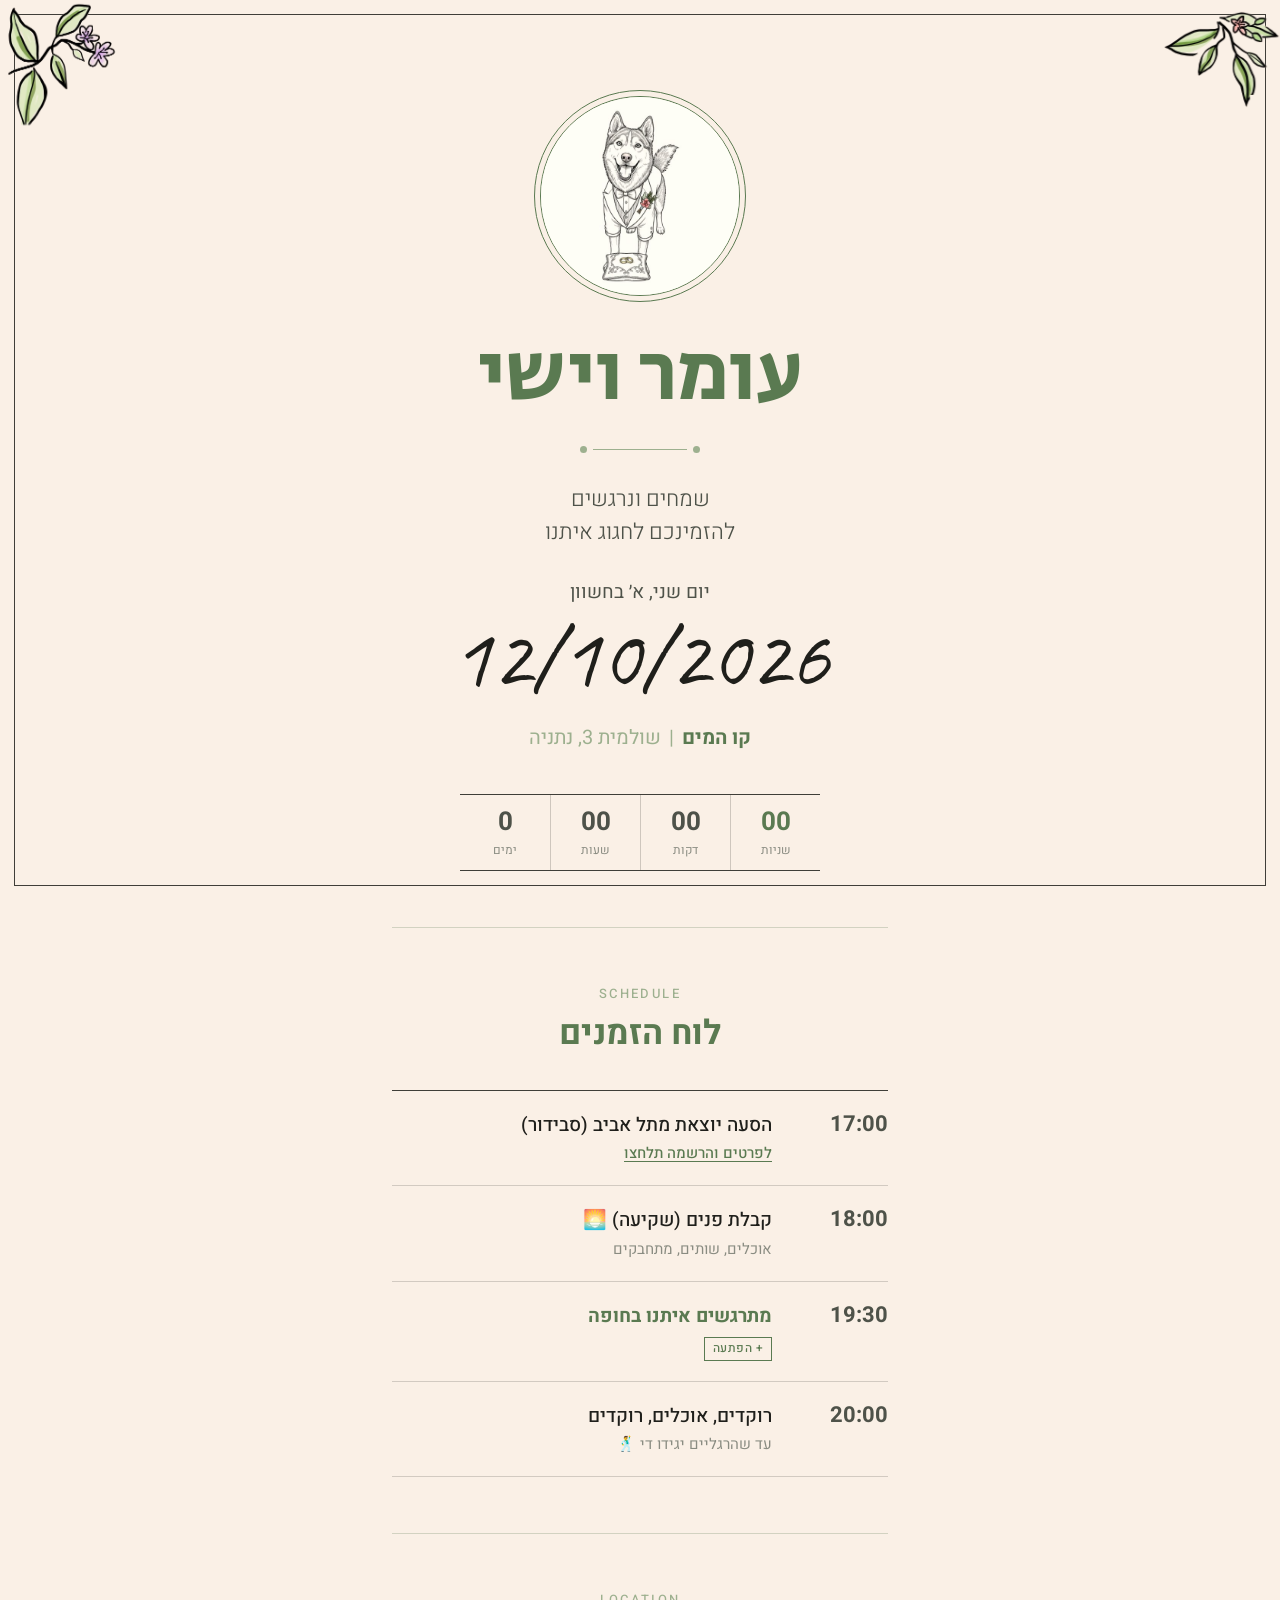
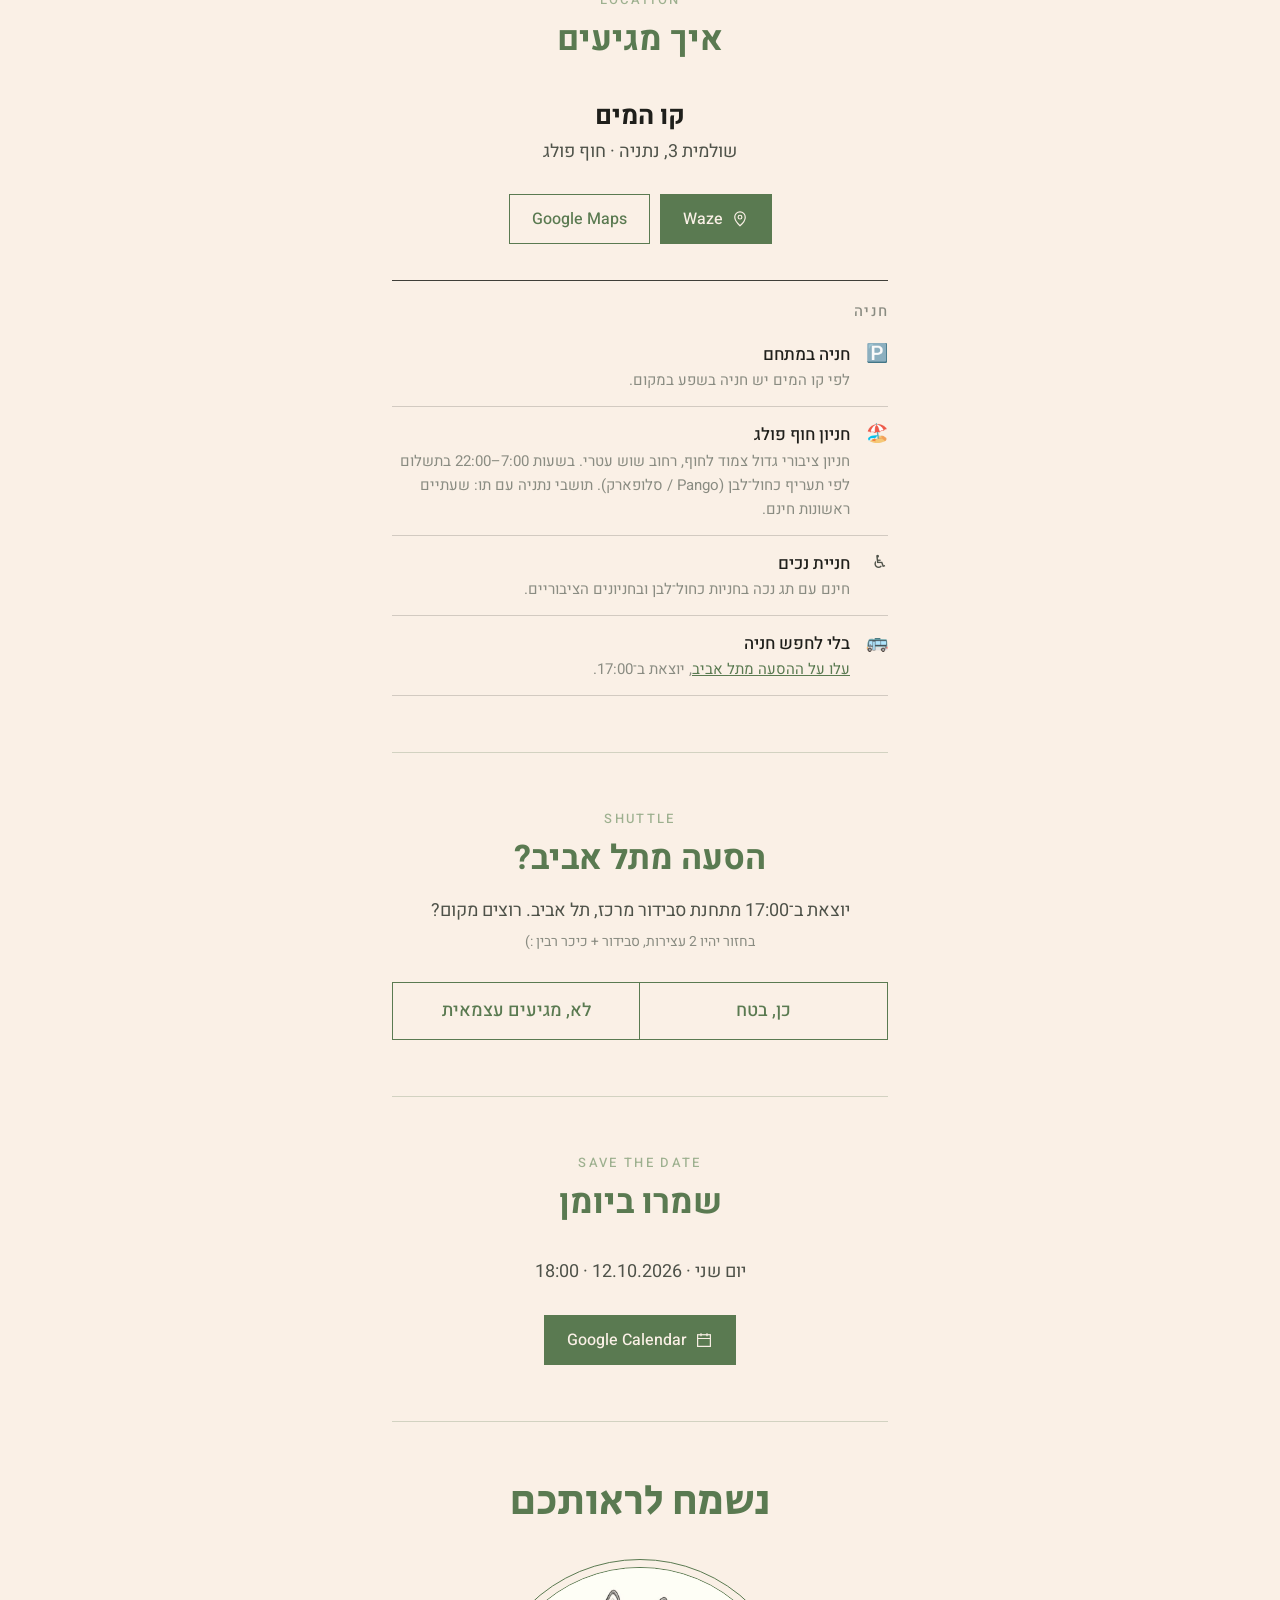
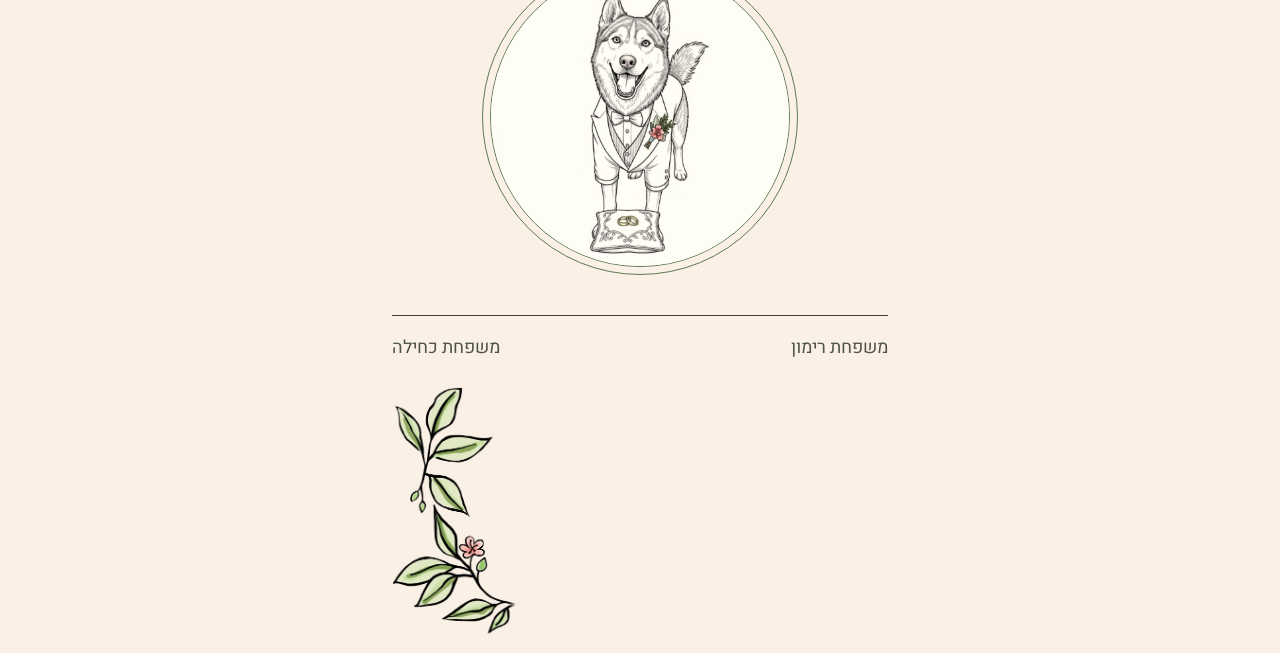
<file: index.html>
<!doctype html>
<html lang="he" dir="rtl">
<head>
<meta charset="utf-8">
<meta name="viewport" content="width=device-width, initial-scale=1">
<meta name="format-detection" content="telephone=no, date=no, address=no, email=no">
<title>עומר וישי · 12.10.2026</title>
<meta name="description" content="עומר וישי מתחתנים — יום שני, א׳ בחשוון, 12.10.2026 · קו המים, נתניה">
<meta property="og:title" content="עומר וישי מתחתנים · 12.10.2026">
<meta property="og:description" content="קו המים, שולמית 3, נתניה · קבלת פנים 18:00 · חופה 19:30">
<meta property="og:image" content="https://ishaica.github.io/omer-ishai-wedding/img/dog-full.jpg">
<meta property="og:url" content="https://ishaica.github.io/omer-ishai-wedding/">
<meta property="og:type" content="website">
<meta name="theme-color" content="#FAF0E6">
<link rel="icon" href="img/dog-logo.jpg">
<link rel="preconnect" href="https://fonts.googleapis.com">
<link rel="preconnect" href="https://fonts.gstatic.com" crossorigin>
<link href="https://fonts.googleapis.com/css2?family=Heebo:wght@300;400;500;700;800&family=Secular+One&family=Caveat:wght@400&display=swap" rel="stylesheet">
<link rel="stylesheet" href="style.css">
</head>
<body data-page="כללי">

<div class="frame" aria-hidden="true"></div>
<img class="leaf leaf-tl" src="img/leaf-tl.png" alt="" aria-hidden="true">
<img class="leaf leaf-tr" src="img/leaf-tr.png" alt="" aria-hidden="true">

<main>

  <!-- HERO -->
  <section class="hero">
    <div class="logo"><img src="img/dog-logo.jpg" alt="ברי, הכלב שלנו, בחליפה"></div>
    <h1>עומר וישי</h1>
    <div class="divider" aria-hidden="true"><span></span></div>
    <p class="lead">שמחים ונרגשים<br>להזמינכם לחגוג איתנו</p>
    <p class="day">יום שני, א׳ בחשוון</p>
    <p class="date-hand">12/10/2026</p>
    <p class="venue"><b>קו המים</b><i>|</i>שולמית 3, נתניה</p>

    <div class="countdown" data-countdown="2026-10-12T18:00:00+03:00" aria-label="ספירה לאחור">
      <div><b>–</b><small>ימים</small></div>
      <div><b>–</b><small>שעות</small></div>
      <div><b>–</b><small>דקות</small></div>
      <div><b>–</b><small>שניות</small></div>
    </div>
  </section>

  <!-- SCHEDULE -->
  <section id="schedule">
    <p class="kicker">SCHEDULE</p>
    <h2>לוח הזמנים</h2>
    <ol class="timeline">
      <li>
        <time>17:00</time>
        <div><strong>הסעה יוצאת מתל אביב (סבידור)</strong><p><a class="inline-link" href="#shuttle">לפרטים והרשמה תלחצו</a></p></div>
      </li>
      <li>
        <time>18:00</time>
        <div><strong>קבלת פנים (שקיעה) 🌅</strong><p>אוכלים, שותים, מתחבקים</p></div>
      </li>
      <li class="key">
        <time>19:30</time>
        <div><strong>מתרגשים איתנו בחופה</strong><span class="tag">+ הפתעה</span></div>
      </li>
      <li>
        <time>20:00</time>
        <div><strong>רוקדים, אוכלים, רוקדים</strong><p>עד שהרגליים יגידו די 🕺</p></div>
      </li>
    </ol>
  </section>

  <!-- LOCATION -->
  <section id="location">
    <p class="kicker">LOCATION</p>
    <h2>איך מגיעים</h2>
    <p class="place">קו המים</p>
    <p class="address">שולמית 3, נתניה · חוף פולג</p>
    <div class="btns">
      <a class="btn" href="https://ul.waze.com/ul?ll=32.27109966%2C34.83589069&amp;navigate=yes&amp;zoom=17" target="_blank" rel="noopener">
        <svg viewBox="0 0 24 24" fill="none" stroke="currentColor" stroke-width="1.6"><path d="M12 21s-7-6.2-7-11.5A7 7 0 0 1 19 9.5C19 14.8 12 21 12 21Z"/><circle cx="12" cy="9.5" r="2.5"/></svg>
        Waze
      </a>
      <a class="btn ghost" href="https://maps.google.com/maps?q=%D7%A7%D7%95%20%D7%94%D7%9E%D7%99%D7%9D%20%D7%92%D7%9F%20%D7%90%D7%99%D7%A8%D7%95%D7%A2%D7%99%D7%9D%20%D7%A0%D7%AA%D7%A0%D7%99%D7%94" target="_blank" rel="noopener">Google Maps</a>
    </div>
    <div class="parking">
      <h4>חניה</h4>
      <ul>
        <li><span>🅿️</span><div><strong>חניה במתחם</strong><p>לפי קו המים יש חניה בשפע במקום.</p></div></li>
        <li><span>🏖️</span><div><strong>חניון חוף פולג</strong><p>חניון ציבורי גדול צמוד לחוף, רחוב שוש עטרי. בשעות 7:00–22:00 בתשלום לפי תעריף כחול־לבן (Pango / סלופארק). תושבי נתניה עם תו: שעתיים ראשונות חינם.</p></div></li>
        <li><span>♿</span><div><strong>חניית נכים</strong><p>חינם עם תג נכה בחניות כחול־לבן ובחניונים הציבוריים.</p></div></li>
        <li><span>🚌</span><div><strong>בלי לחפש חניה</strong><p><a href="#shuttle">עלו על ההסעה מתל אביב</a>, יוצאת ב־17:00.</p></div></li>
      </ul>
    </div>
  </section>

  <!-- SHUTTLE -->
  <section id="shuttle" class="shuttle" data-shuttle>
    <p class="kicker">SHUTTLE</p>
    <h2>הסעה מתל אביב?</h2>
    <p class="intro">יוצאת ב־17:00 מתחנת סבידור מרכז, תל אביב. רוצים מקום?<small>בחזור יהיו 2 עצירות, סבידור + כיכר רבין :)</small></p>

    <div class="choice" role="group" aria-label="הסעה מתל אביב">
      <button type="button" aria-pressed="false">כן, בטח</button>
      <button type="button" aria-pressed="false">לא, מגיעים עצמאית</button>
    </div>

    <form hidden novalidate>
      <div class="field">
        <label for="fullname">שם מלא</label>
        <input id="fullname" name="fullname" type="text" autocomplete="name" required>
      </div>
      <div class="field">
        <label for="phone">טלפון (וואטסאפ)</label>
        <input id="phone" name="phone" type="tel" inputmode="tel" autocomplete="tel" placeholder="050-1234567" dir="ltr" style="text-align:right" required>
        <p class="hint">נשלח לכם בוואטסאפ את נקודת האיסוף</p>
      </div>
      <div class="field">
        <label for="count">כמה תהיו?</label>
        <div class="select">
          <select id="count" name="count">
            <option value="1" selected>1</option>
            <option value="2">2</option>
            <option value="3">3</option>
            <option value="4">4</option>
            <option value="5">5</option>
            <option value="6+">6+</option>
          </select>
        </div>
      </div>
      <button class="btn block" type="submit">שמרו לי מקום</button>
      <p class="error" role="alert"></p>
    </form>

    <div class="msg" data-msg-ok hidden>נרשמתם להסעה!<small>ניצור קשר בוואטסאפ עם כל הפרטים</small></div>
    <div class="msg" data-msg-no hidden>מעולה, נתראה שם<small>נתראה ב־18:00 בקו המים</small></div>
  </section>

  <!-- CALENDAR -->
  <section id="calendar">
    <p class="kicker">SAVE THE DATE</p>
    <h2>שמרו ביומן</h2>
    <p class="address">יום שני · 12.10.2026 · 18:00</p>
    <div class="btns">
      <a class="btn" data-gcal href="#" target="_blank" rel="noopener">
        <svg viewBox="0 0 24 24" fill="none" stroke="currentColor" stroke-width="1.6"><rect x="3.5" y="5" width="17" height="15.5"/><path d="M3.5 10h17M8 3v4M16 3v4"/></svg>
        Google Calendar
      </a>
    </div>
  </section>

  <!-- CLOSING -->
  <section class="closing">
    <p class="see-you">נשמח לראותכם</p>
    <div class="dog-circle"><img src="img/dog-full.jpg" alt="ברי, הכלב שלנו, בחליפה עם כרית הטבעות" loading="lazy"></div>
    <div class="families">
      <span>משפחת רימון</span>
      <span>משפחת כחילה</span>
    </div>
  </section>

  <footer>
    <img class="leaf-bottom" src="img/leaf-bl.png" alt="" aria-hidden="true">
  </footer>
</main>

<script>
  window.EVENT = {
    uid: "omer-yishai-20261012",
    title: "החתונה של עומר וישי",
    startUTC: "20261012T150000Z",   // 18:00 שעון ישראל
    endUTC:   "20261012T210000Z",   // 00:00
    location: "קו המים, שולמית 3, נתניה",
    details: "קבלת פנים 18:00 · חופה 19:30 · הסעה מתל אביב 17:00",
  };
</script>
<script src="main.js"></script>
</body>
</html>
</file>
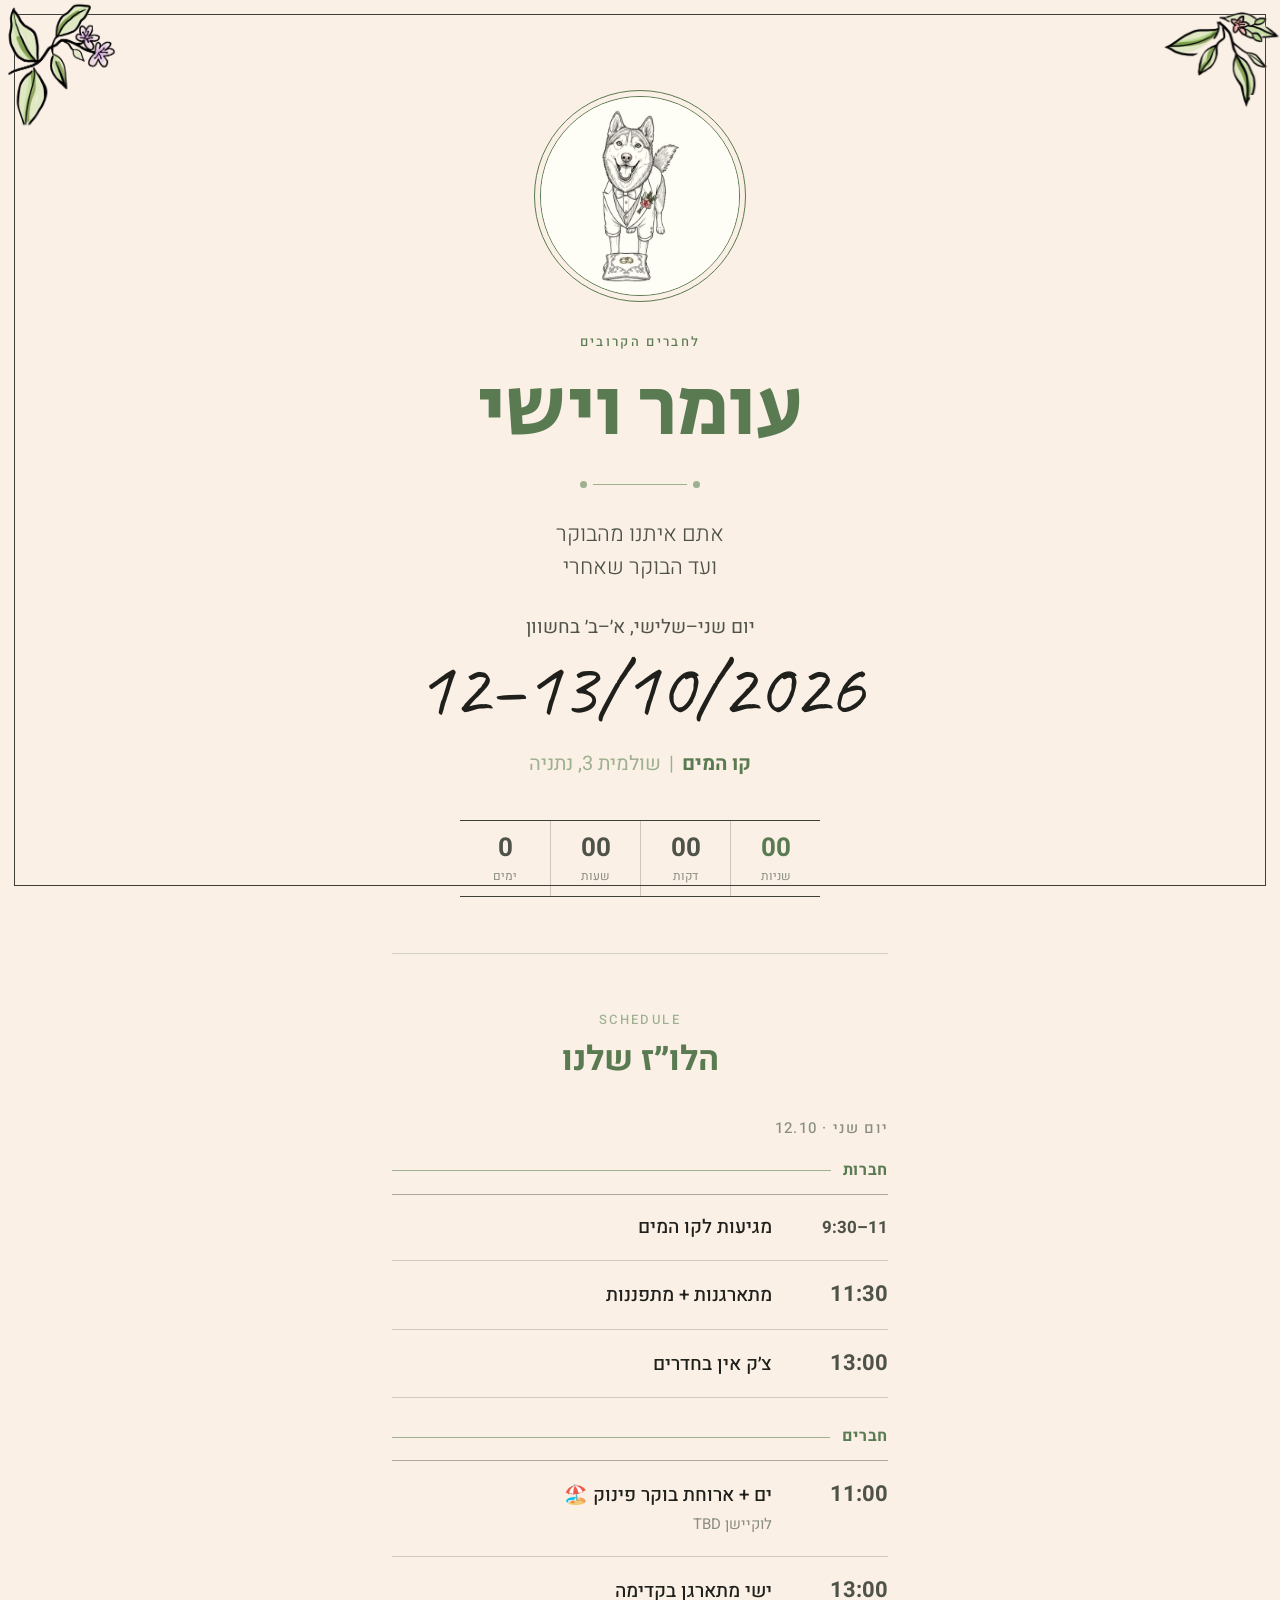
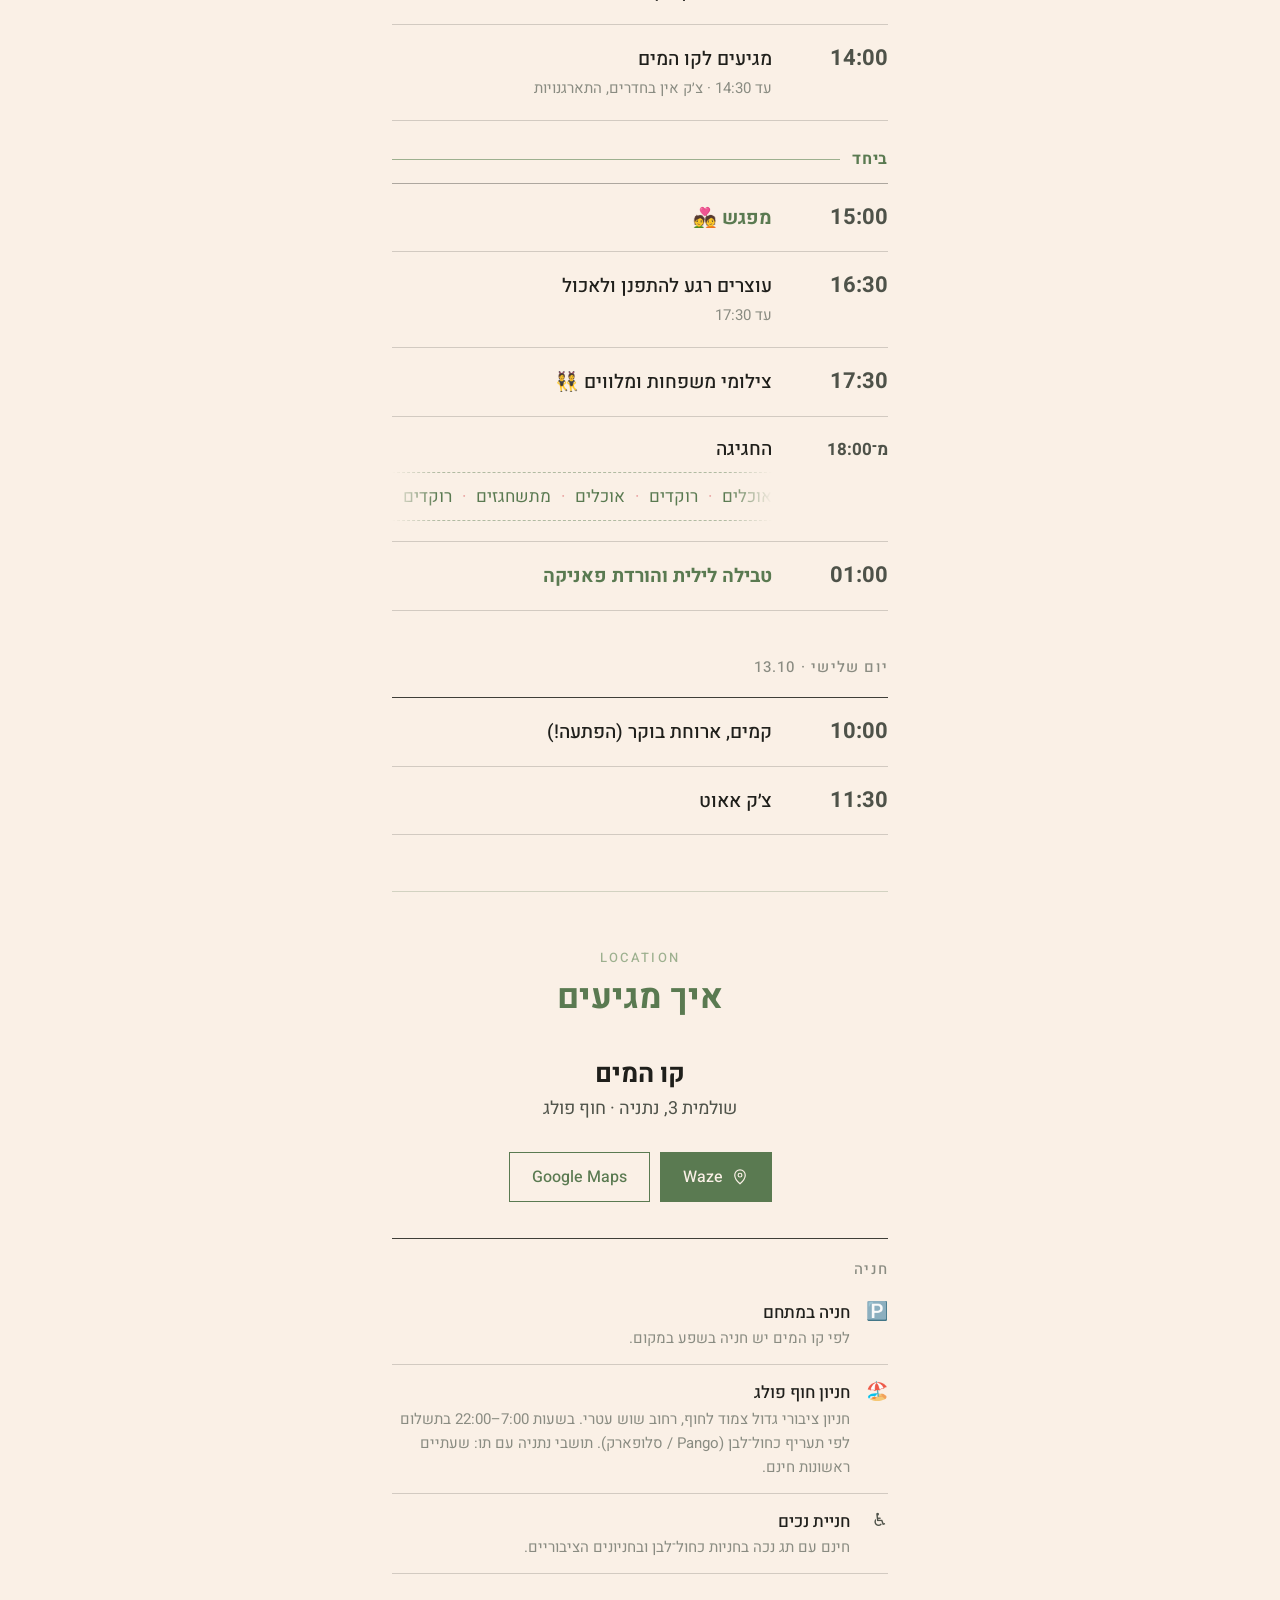
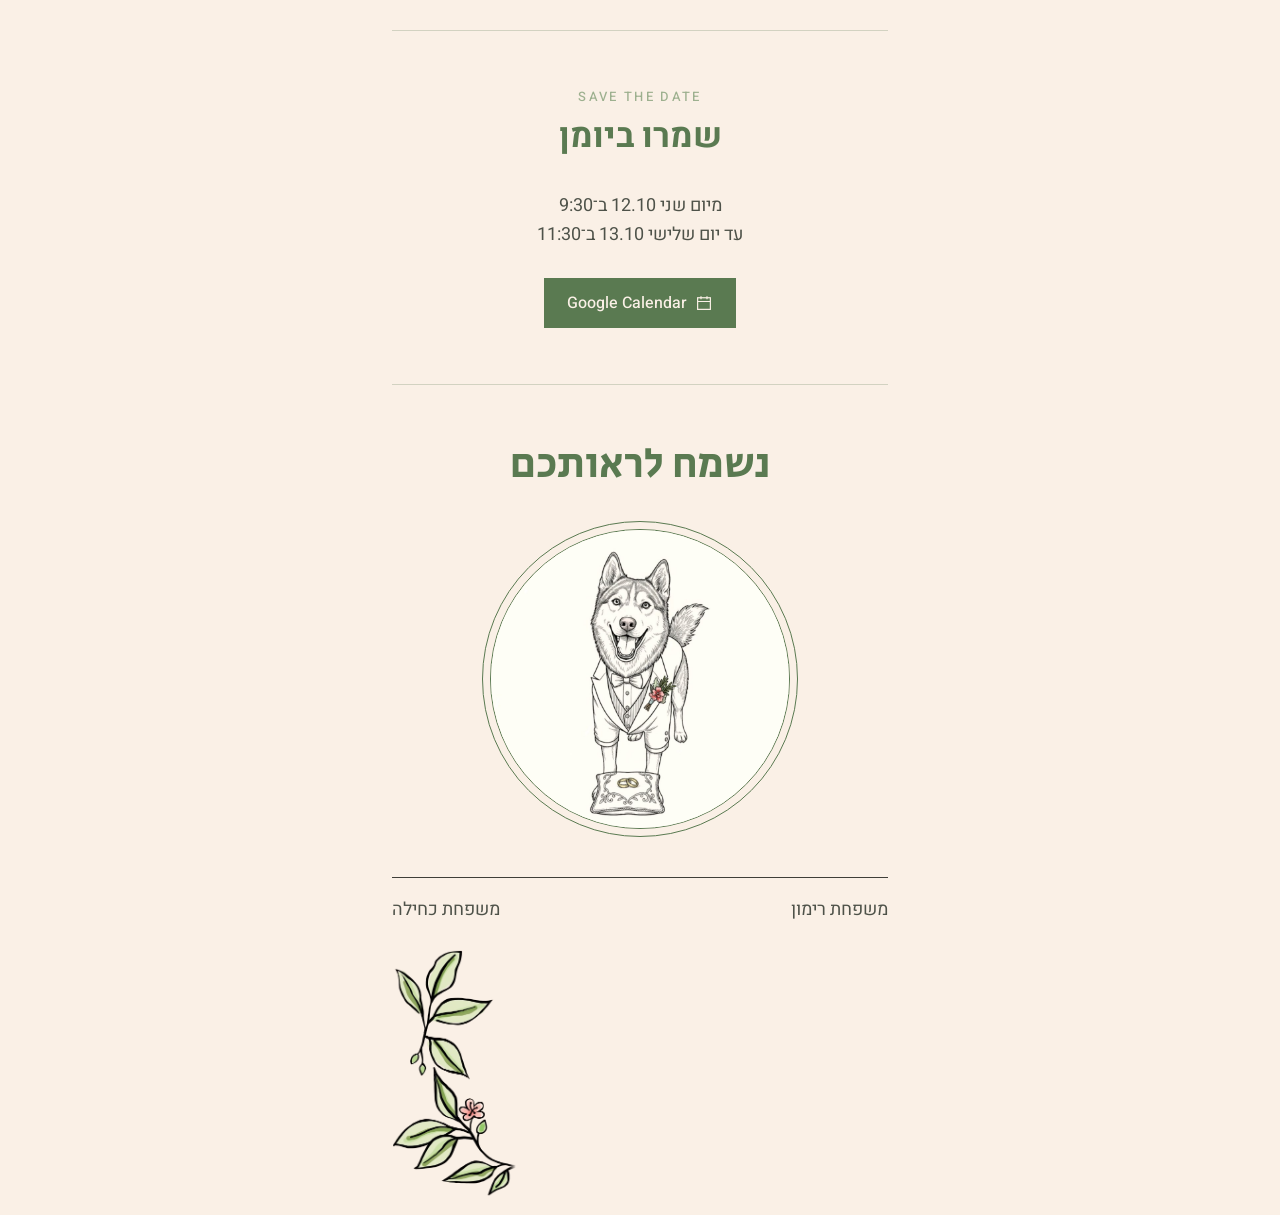
<file: friends.html>
<!doctype html>
<html lang="he" dir="rtl">
<head>
<meta charset="utf-8">
<meta name="viewport" content="width=device-width, initial-scale=1">
<meta name="format-detection" content="telephone=no, date=no, address=no, email=no">
<title>עומר וישי · החברים הקרובים</title>
<meta name="description" content="עומר וישי מתחתנים — הלו״ז המלא לחברים הקרובים · 12–13.10.2026 · קו המים, נתניה">
<meta property="og:title" content="עומר וישי · הלו״ז לחברים הקרובים">
<meta property="og:description" content="12–13.10.2026 · קו המים, נתניה">
<meta property="og:image" content="https://ishaica.github.io/omer-ishai-wedding/img/dog-full.jpg">
<meta property="og:url" content="https://ishaica.github.io/omer-ishai-wedding/friends.html">
<meta property="og:type" content="website">
<meta name="robots" content="noindex">
<meta name="theme-color" content="#FAF0E6">
<link rel="icon" href="img/dog-logo.jpg">
<link rel="preconnect" href="https://fonts.googleapis.com">
<link rel="preconnect" href="https://fonts.gstatic.com" crossorigin>
<link href="https://fonts.googleapis.com/css2?family=Heebo:wght@300;400;500;700;800&family=Secular+One&family=Caveat:wght@400&display=swap" rel="stylesheet">
<link rel="stylesheet" href="style.css">
</head>
<body data-page="חברים קרובים">

<div class="frame" aria-hidden="true"></div>
<img class="leaf leaf-tl" src="img/leaf-tl.png" alt="" aria-hidden="true">
<img class="leaf leaf-tr" src="img/leaf-tr.png" alt="" aria-hidden="true">

<main>

  <!-- HERO -->
  <section class="hero">
    <div class="logo"><img src="img/dog-logo.jpg" alt="ברי, הכלב שלנו, בחליפה"></div>
    <p class="eyebrow">לחברים הקרובים</p>
    <h1>עומר וישי</h1>
    <div class="divider" aria-hidden="true"><span></span></div>
    <p class="lead">אתם איתנו מהבוקר<br>ועד הבוקר שאחרי</p>
    <p class="day">יום שני–שלישי, א׳–ב׳ בחשוון</p>
    <p class="date-hand range">12–13/10/2026</p>
    <p class="venue"><b>קו המים</b><i>|</i>שולמית 3, נתניה</p>

    <div class="countdown" data-countdown="2026-10-12T09:30:00+03:00" aria-label="ספירה לאחור">
      <div><b>–</b><small>ימים</small></div>
      <div><b>–</b><small>שעות</small></div>
      <div><b>–</b><small>דקות</small></div>
      <div><b>–</b><small>שניות</small></div>
    </div>
  </section>

  <!-- SCHEDULE -->
  <section id="schedule">
    <p class="kicker">SCHEDULE</p>
    <h2>הלו״ז שלנו</h2>

    <h3>יום שני · 12.10</h3>

    <p class="track">חברות</p>
    <ol class="timeline">
      <li>
        <time class="small">9:30–11</time>
        <div><strong>מגיעות לקו המים</strong></div>
      </li>
      <li>
        <time>11:30</time>
        <div><strong>מתארגנות + מתפננות</strong></div>
      </li>
      <li>
        <time>13:00</time>
        <div><strong>צ׳ק אין בחדרים</strong></div>
      </li>
    </ol>

    <p class="track">חברים</p>
    <ol class="timeline">
      <li>
        <time>11:00</time>
        <div><strong>ים + ארוחת בוקר פינוק 🏖️</strong><p>לוקיישן TBD</p></div>
      </li>
      <li>
        <time>13:00</time>
        <div><strong>ישי מתארגן בקדימה</strong></div>
      </li>
      <li>
        <time>14:00</time>
        <div><strong>מגיעים לקו המים</strong><p>עד 14:30 · צ׳ק אין בחדרים, התארגנויות</p></div>
      </li>
    </ol>

    <p class="track">ביחד</p>
    <ol class="timeline">
      <li class="key">
        <time>15:00</time>
        <div><strong>מפגש 💑</strong></div>
      </li>
      <li>
        <time>16:30</time>
        <div><strong>עוצרים רגע להתפנן ולאכול</strong><p>עד 17:30</p></div>
      </li>
      <li>
        <time>17:30</time>
        <div><strong>צילומי משפחות ומלווים 👯</strong></div>
      </li>
      <li>
        <time class="small" dir="rtl">מ־18:00</time>
        <div>
          <strong>החגיגה</strong>
          <div class="loop" aria-label="אוכלים, רוקדים, אוכלים, מתשחגזים, רוקדים, אוכלים, מתשחגזים, רוקדים">
            <div class="loop-track" aria-hidden="true">
              <span>אוכלים<em>·</em>רוקדים<em>·</em>אוכלים<em>·</em>מתשחגזים<em>·</em>רוקדים<em>·</em>אוכלים<em>·</em>מתשחגזים<em>·</em>רוקדים<em>·</em></span>
              <span>אוכלים<em>·</em>רוקדים<em>·</em>אוכלים<em>·</em>מתשחגזים<em>·</em>רוקדים<em>·</em>אוכלים<em>·</em>מתשחגזים<em>·</em>רוקדים<em>·</em></span>
            </div>
          </div>
        </div>
      </li>
      <li class="key">
        <time>01:00</time>
        <div><strong>טבילה לילית והורדת פאניקה</strong></div>
      </li>
    </ol>

    <h3>יום שלישי · 13.10</h3>
    <ol class="timeline">
      <li>
        <time>10:00</time>
        <div><strong>קמים, ארוחת בוקר (הפתעה!)</strong></div>
      </li>
      <li>
        <time>11:30</time>
        <div><strong>צ׳ק אאוט</strong></div>
      </li>
    </ol>
  </section>

  <!-- LOCATION -->
  <section id="location">
    <p class="kicker">LOCATION</p>
    <h2>איך מגיעים</h2>
    <p class="place">קו המים</p>
    <p class="address">שולמית 3, נתניה · חוף פולג</p>
    <div class="btns">
      <a class="btn" href="https://ul.waze.com/ul?ll=32.27109966%2C34.83589069&amp;navigate=yes&amp;zoom=17" target="_blank" rel="noopener">
        <svg viewBox="0 0 24 24" fill="none" stroke="currentColor" stroke-width="1.6"><path d="M12 21s-7-6.2-7-11.5A7 7 0 0 1 19 9.5C19 14.8 12 21 12 21Z"/><circle cx="12" cy="9.5" r="2.5"/></svg>
        Waze
      </a>
      <a class="btn ghost" href="https://maps.google.com/maps?q=%D7%A7%D7%95%20%D7%94%D7%9E%D7%99%D7%9D%20%D7%92%D7%9F%20%D7%90%D7%99%D7%A8%D7%95%D7%A2%D7%99%D7%9D%20%D7%A0%D7%AA%D7%A0%D7%99%D7%94" target="_blank" rel="noopener">Google Maps</a>
    </div>
    <div class="parking">
      <h4>חניה</h4>
      <ul>
        <li><span>🅿️</span><div><strong>חניה במתחם</strong><p>לפי קו המים יש חניה בשפע במקום.</p></div></li>
        <li><span>🏖️</span><div><strong>חניון חוף פולג</strong><p>חניון ציבורי גדול צמוד לחוף, רחוב שוש עטרי. בשעות 7:00–22:00 בתשלום לפי תעריף כחול־לבן (Pango / סלופארק). תושבי נתניה עם תו: שעתיים ראשונות חינם.</p></div></li>
        <li><span>♿</span><div><strong>חניית נכים</strong><p>חינם עם תג נכה בחניות כחול־לבן ובחניונים הציבוריים.</p></div></li>
              </ul>
    </div>
  </section>

  <!-- CALENDAR -->
  <section id="calendar">
    <p class="kicker">SAVE THE DATE</p>
    <h2>שמרו ביומן</h2>
    <p class="address">מיום שני 12.10 ב־9:30<br>עד יום שלישי 13.10 ב־11:30</p>
    <div class="btns">
      <a class="btn" data-gcal href="#" target="_blank" rel="noopener">
        <svg viewBox="0 0 24 24" fill="none" stroke="currentColor" stroke-width="1.6"><rect x="3.5" y="5" width="17" height="15.5"/><path d="M3.5 10h17M8 3v4M16 3v4"/></svg>
        Google Calendar
      </a>
    </div>
  </section>

  <!-- CLOSING -->
  <section class="closing">
    <p class="see-you">נשמח לראותכם</p>
    <div class="dog-circle"><img src="img/dog-full.jpg" alt="ברי, הכלב שלנו, בחליפה עם כרית הטבעות" loading="lazy"></div>
    <div class="families">
      <span>משפחת רימון</span>
      <span>משפחת כחילה</span>
    </div>
  </section>

  <footer>
    <img class="leaf-bottom" src="img/leaf-bl.png" alt="" aria-hidden="true">
  </footer>
</main>

<script>
  window.EVENT = {
    uid: "omer-yishai-friends-20261012",
    title: "החתונה של עומר וישי — החברים הקרובים",
    startUTC: "20261012T063000Z",   // 9:30 שעון ישראל
    endUTC:   "20261013T083000Z",   // 11:30 למחרת
    location: "קו המים, שולמית 3, נתניה",
    details: "חברות: 9:30 מגיעות · 13:00 צ׳ק אין | חברים: 11:00 ים + ארוחת בוקר · 14:00 מגיעים · 15:00 מפגש · 16:30 אוכלים · 17:30 צילומי משפחות · 18:00 החגיגה · 01:00 טבילה לילית · 10:00 ארוחת בוקר · 11:30 צ׳ק אאוט",
  };
</script>
<script src="main.js"></script>
</body>
</html>
</file>
<file: style.css>
:root {
  --cream: #FAF0E6;
  --paper: #FEFEF6;
  --ink: #1F1F1B;
  --text: #4E5249;
  --muted: #8A8C82;
  --green: #5A7A51;
  --green-dark: #465F3F;
  --sage: #9DB08F;
  --sage-soft: #E3E8D6;
  --blush: #E9A2A0;
  --line: rgba(31, 31, 27, .85);
  --frame: 14px;
}

* { box-sizing: border-box; margin: 0; padding: 0; border-radius: 0; }

html { scroll-behavior: smooth; -webkit-text-size-adjust: 100%; }

body {
  background: var(--cream);
  color: var(--text);
  font-family: "Heebo", system-ui, sans-serif;
  font-weight: 400;
  font-size: 17px;
  line-height: 1.6;
  direction: rtl;
  min-height: 100vh;
}

/* hand-drawn-ish frame, like the invitation */
.frame {
  position: fixed;
  inset: var(--frame);
  border: 1.5px solid var(--line);
  pointer-events: none;
  z-index: 50;
}
.leaf { position: fixed; pointer-events: none; z-index: 51; height: auto; }
.leaf-tl { top: 2px; left: 2px; width: 118px; }
.leaf-tr { top: 10px; right: 0; width: 120px; }

main {
  max-width: 560px;
  margin: 0 auto;
  padding: 72px 32px 0;
}

section { padding: 56px 0; text-align: center; }
section + section { border-top: 1px solid rgba(90, 122, 81, .25); }

/* ---------- hero ---------- */
.hero { padding-top: 24px; }

.logo {
  width: 200px; height: 200px;
  margin: 0 auto 36px;
  border-radius: 50%;
  overflow: hidden;
  border: 1.5px solid var(--green);
  outline: 1px solid var(--green);
  outline-offset: 5px;
  background: var(--paper);
}
.logo img, .dog-circle img { width: 100%; height: 100%; object-fit: cover; display: block; }


.eyebrow {
  font-size: 13px;
  letter-spacing: .18em;
  color: var(--green);
  font-weight: 500;
  margin-bottom: 14px;
}

h1, .see-you {
  font-family: "Secular One", "Heebo", sans-serif;
  font-weight: 400;
}
h1 {
  color: var(--green);
  font-size: clamp(56px, 16vw, 84px);
  line-height: 1;
  letter-spacing: -.01em;
}

.divider {
  display: flex; align-items: center; justify-content: center;
  gap: 0; margin: 30px auto; width: 120px;
}
.divider::before, .divider::after {
  content: ""; width: 7px; height: 7px; background: var(--sage); border-radius: 50%;
  flex: none;
}
.divider span { height: 1.5px; background: var(--sage); flex: 1; margin: 0 6px; }

.lead { font-size: 22px; font-weight: 300; line-height: 1.5; color: var(--text); }

.day { margin-top: 28px; font-size: 19px; font-weight: 400; }

.date-hand {
  font-family: "Caveat", cursive;
  font-weight: 400;
  font-size: clamp(58px, 17vw, 88px);
  color: var(--ink);
  line-height: 1.05;
  direction: ltr;
  white-space: nowrap;
  margin-top: 4px;
}
.date-hand.range { font-size: clamp(46px, 13.5vw, 80px); }

.venue { margin-top: 18px; font-size: 20px; color: var(--sage); font-weight: 400; }
.venue b { color: var(--green); font-weight: 700; }
.venue i { font-style: normal; padding: 0 8px; color: var(--sage); }

/* countdown */
.countdown {
  display: grid; grid-template-columns: repeat(4, 1fr);
  margin: 40px auto 0; max-width: 360px;
  border-top: 1px solid var(--line); border-bottom: 1px solid var(--line);
  direction: ltr;
}
.countdown div:last-child b { color: var(--green); }
.countdown div { padding: 14px 0 10px; }
.countdown div + div { border-left: 1px solid rgba(31,31,27,.2); }
.countdown b { display: block; font-size: 26px; font-weight: 700; color: var(--text); line-height: 1; font-variant-numeric: tabular-nums; }
.countdown small { display: block; font-size: 12px; color: var(--muted); margin-top: 6px; }

/* ---------- headings ---------- */
.kicker {
  font-size: 13px; letter-spacing: .18em; color: var(--sage); font-weight: 500;
  margin-bottom: 8px; direction: ltr;
}
h2 {
  font-weight: 700; color: var(--green); font-size: 34px; line-height: 1.2; margin-bottom: 36px;
}
h3 {
  font-weight: 500; font-size: 15px; letter-spacing: .08em; color: var(--muted);
  margin: 8px 0 18px; text-align: right;
}
h3 + .timeline { margin-top: 0; }
.timeline + h3 { margin-top: 44px; }

/* ---------- timeline ---------- */
.track {
  display: flex; align-items: center; gap: 12px;
  font-size: 16px; font-weight: 700; color: var(--green); letter-spacing: .04em;
  margin: 26px 0 10px; text-align: right;
}
.track::after { content: ""; flex: 1; height: 1px; background: var(--sage); }
h3 + .track { margin-top: 0; }
.track + .timeline { border-top-color: rgba(31,31,27,.35); }
.timeline { list-style: none; text-align: right; border-top: 1px solid var(--line); }
.timeline li {
  display: grid;
  grid-template-columns: 96px minmax(0, 1fr);
  gap: 20px;
  padding: 20px 0;
  border-bottom: 1px solid rgba(31,31,27,.18);
  align-items: baseline;
}
.timeline time {
  font-weight: 700; font-size: 22px; color: var(--text);
  direction: ltr; text-align: right; font-variant-numeric: tabular-nums; line-height: 1.2;
}
.timeline time.small { font-size: 17px; white-space: nowrap; }
.timeline strong { display: block; font-weight: 500; font-size: 19px; color: var(--ink); line-height: 1.35; }
.timeline p { font-size: 15px; color: var(--muted); margin-top: 3px; }
.timeline .tag {
  display: inline-block; font-size: 12px; font-weight: 500; color: var(--green);
  border: 1px solid var(--green); padding: 1px 8px; margin-top: 8px; letter-spacing: .04em;
}
.timeline li.key strong { color: var(--green); font-weight: 700; }

/* the endless loop for friends */
.loop {
  margin-top: 10px; overflow: hidden; border-top: 1px dashed rgba(90,122,81,.45);
  border-bottom: 1px dashed rgba(90,122,81,.45); padding: 10px 0;
  -webkit-mask-image: linear-gradient(90deg, transparent, #000 12%, #000 88%, transparent);
          mask-image: linear-gradient(90deg, transparent, #000 12%, #000 88%, transparent);
}
.loop-track { display: flex; width: max-content; animation: loop 28s linear infinite; }
.loop-track span { white-space: nowrap; font-size: 17px; color: var(--green); padding-inline: 0; }
.loop-track span em { font-style: normal; color: var(--blush); padding: 0 10px; }
@keyframes loop { from { transform: translateX(0); } to { transform: translateX(50%); } }
@media (prefers-reduced-motion: reduce) { .loop-track { animation: none; flex-wrap: wrap; width: auto; } }

/* ---------- buttons ---------- */
.btns { display: flex; flex-wrap: wrap; gap: 10px; justify-content: center; margin-top: 28px; }
.btn {
  appearance: none; cursor: pointer;
  display: inline-flex; align-items: center; justify-content: center; gap: 8px;
  min-height: 50px; padding: 0 22px;
  font: 500 16px/1 "Heebo", sans-serif;
  text-decoration: none;
  background: var(--green); color: var(--cream);
  border: 1.5px solid var(--green);
  transition: background .2s, color .2s;
}
.btn:hover { background: var(--green-dark); border-color: var(--green-dark); }
.btn.ghost { background: transparent; color: var(--green); }
.btn.ghost:hover { background: var(--green); color: var(--cream); }
.btn.block { width: 100%; }
.btn svg { width: 18px; height: 18px; flex: none; }

/* ---------- location ---------- */
.place { font-size: 26px; font-weight: 700; color: var(--ink); }
.address { font-size: 18px; color: var(--text); }
.note { font-size: 15px; color: var(--muted); margin-top: 14px; }

.inline-link { color: var(--green); font-weight: 500; text-decoration: underline; text-underline-offset: 3px; }

/* parking */
.parking { margin-top: 36px; text-align: right; border-top: 1px solid var(--line); }
.parking h4 { font-size: 15px; font-weight: 500; letter-spacing: .08em; color: var(--muted); margin: 18px 0 4px; }
.parking ul { list-style: none; }
.parking li { display: grid; grid-template-columns: 28px minmax(0,1fr); gap: 10px; padding: 14px 0; border-bottom: 1px solid rgba(31,31,27,.18); }
.parking li > span { font-size: 18px; line-height: 1.4; }
.parking strong { display: block; font-weight: 500; color: var(--ink); font-size: 17px; }
.parking p { font-size: 15px; color: var(--muted); }
.parking a { color: var(--green); }

/* ---------- shuttle form ---------- */
.shuttle p.intro { font-size: 18px; margin: -18px 0 28px; }
.shuttle p.intro small { display: block; font-size: 14px; color: var(--muted); margin-top: 6px; }
.choice { display: grid; grid-template-columns: 1fr 1fr; border: 1.5px solid var(--green); }
.choice button {
  appearance: none; cursor: pointer; background: transparent; border: 0;
  min-height: 56px; font: 500 18px/1 "Heebo", sans-serif; color: var(--green);
}
.choice button + button { border-right: 1.5px solid var(--green); }
.choice button[aria-pressed="true"] { background: var(--green); color: var(--cream); }

form { text-align: right; margin-top: 26px; }
form[hidden], .msg[hidden] { display: none; }
label { display: block; font-size: 14px; color: var(--muted); margin-bottom: 6px; font-weight: 500; }
.field { margin-bottom: 18px; }
input[type=text], input[type=tel], input[type=number] {
  width: 100%; height: 52px; padding: 0 14px;
  font: 400 18px "Heebo", sans-serif; color: var(--ink);
  background: var(--paper); border: 1.5px solid rgba(31,31,27,.35);
  outline: none; transition: border-color .2s;
}
input:focus { border-color: var(--green); }
input.err { border-color: #B55A4E; }
.hint { font-size: 13px; color: var(--muted); margin-top: 6px; }
.error { font-size: 14px; color: #B55A4E; margin-top: 8px; min-height: 1em; }

.msg {
  margin-top: 26px; padding: 26px 20px; border: 1.5px solid var(--green);
  background: var(--sage-soft); color: var(--green-dark); font-size: 19px; font-weight: 500;
}
.msg small { display: block; font-size: 15px; color: var(--text); font-weight: 400; margin-top: 6px; }

.select { position: relative; }
.select::after {
  content: ""; position: absolute; left: 16px; top: 50%; width: 8px; height: 8px;
  border-left: 1.5px solid var(--green); border-bottom: 1.5px solid var(--green);
  transform: translateY(-70%) rotate(-45deg); pointer-events: none;
}
select {
  appearance: none; -webkit-appearance: none; width: 100%; height: 52px; padding: 0 14px 0 40px;
  font: 400 18px "Heebo", sans-serif; color: var(--ink); background: var(--paper);
  border: 1.5px solid rgba(31,31,27,.35); border-radius: 0; outline: none; cursor: pointer;
}
select:focus { border-color: var(--green); }

/* ---------- footer ---------- */
.closing { padding-bottom: 0; }
.see-you { font-size: 42px; color: var(--green); line-height: 1.15; }
.dog-circle {
  width: min(300px, 78vw); aspect-ratio: 1;
  margin: 40px auto 0;
  border-radius: 50%; overflow: hidden;
  border: 1.5px solid var(--green); outline: 1px solid var(--green); outline-offset: 7px;
  background: var(--paper);
}
.families {
  display: flex; justify-content: space-between; gap: 16px;
  margin-top: 48px; padding-top: 18px; border-top: 1px solid var(--line);
  font-size: 18px; color: var(--text);
}
footer { padding: 0 0 calc(var(--frame) + 2px); }
.leaf-bottom { display: block; width: 124px; margin: 24px auto 0 0; }

.switch { display: inline-block; margin-top: 10px; color: var(--muted); font-size: 13px; }
.switch a { color: var(--green); }

@media (max-width: 420px) {
  :root { --frame: 10px; }
  main { padding: 64px 26px 0; }
  .leaf-tl { width: 92px; }
  .leaf-tr { width: 94px; }
  .timeline li { grid-template-columns: 78px minmax(0, 1fr); gap: 14px; }
  .timeline time { font-size: 19px; }
  .timeline time.small { font-size: 15px; }
  .btn { flex: 1 1 100%; }
}

/* iOS: never turn dates, times or numbers into tappable links */
a[x-apple-data-detectors], a[href^="tel:"].date-hand, .date-hand a, time a {
  color: inherit !important; text-decoration: none !important;
  font: inherit !important; pointer-events: none;
}
</file>
